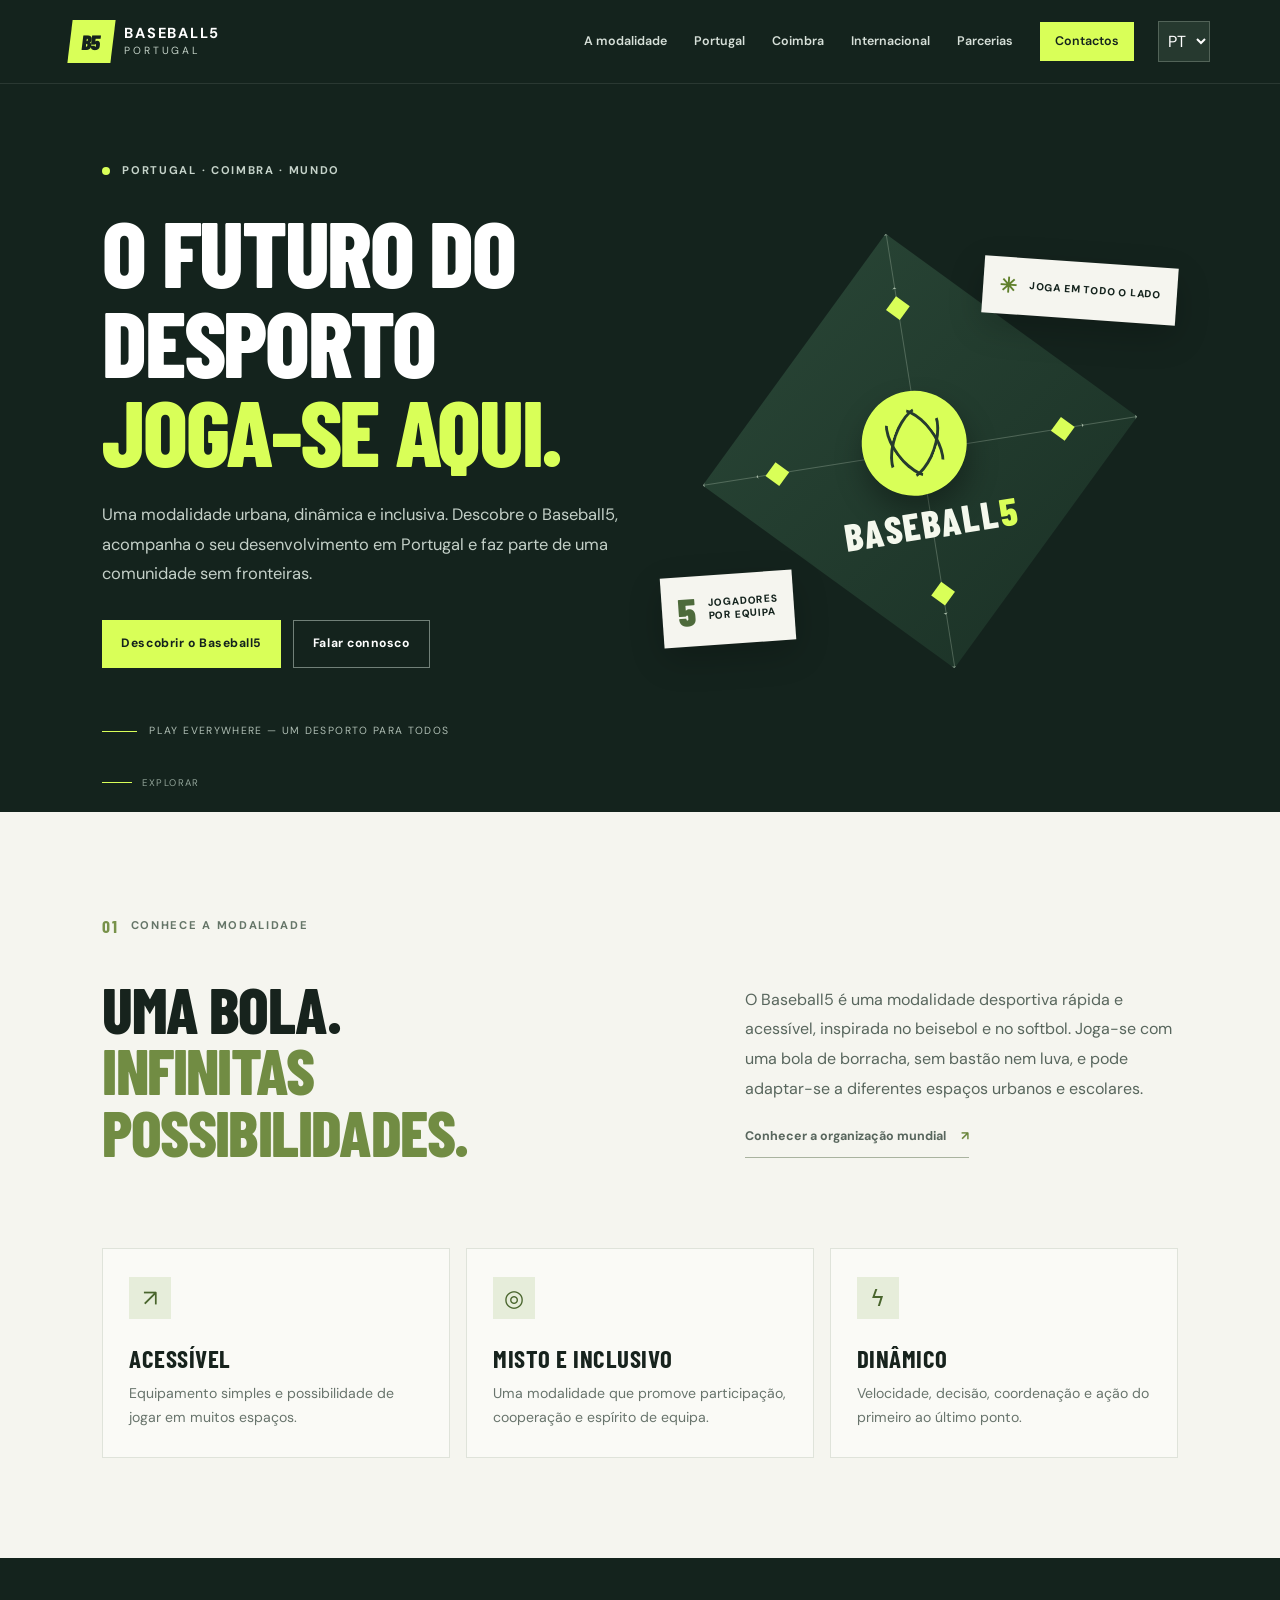
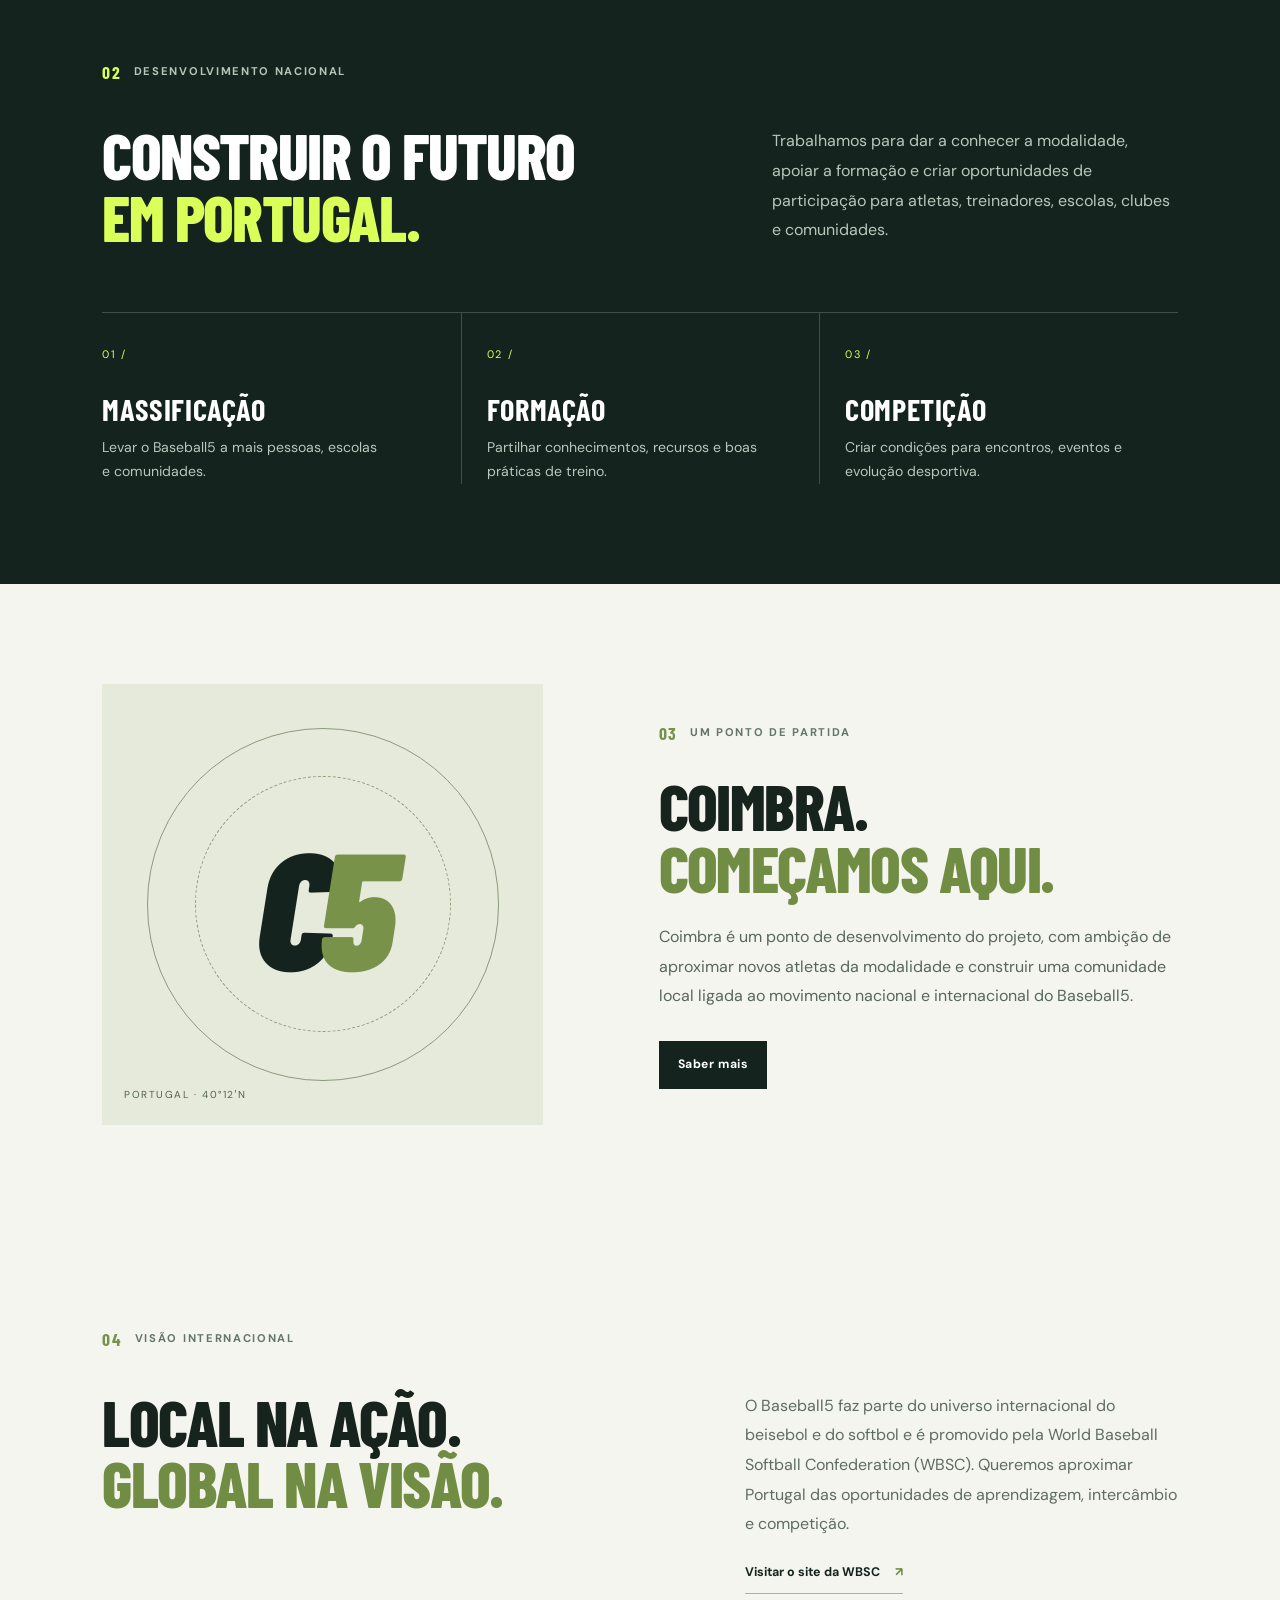
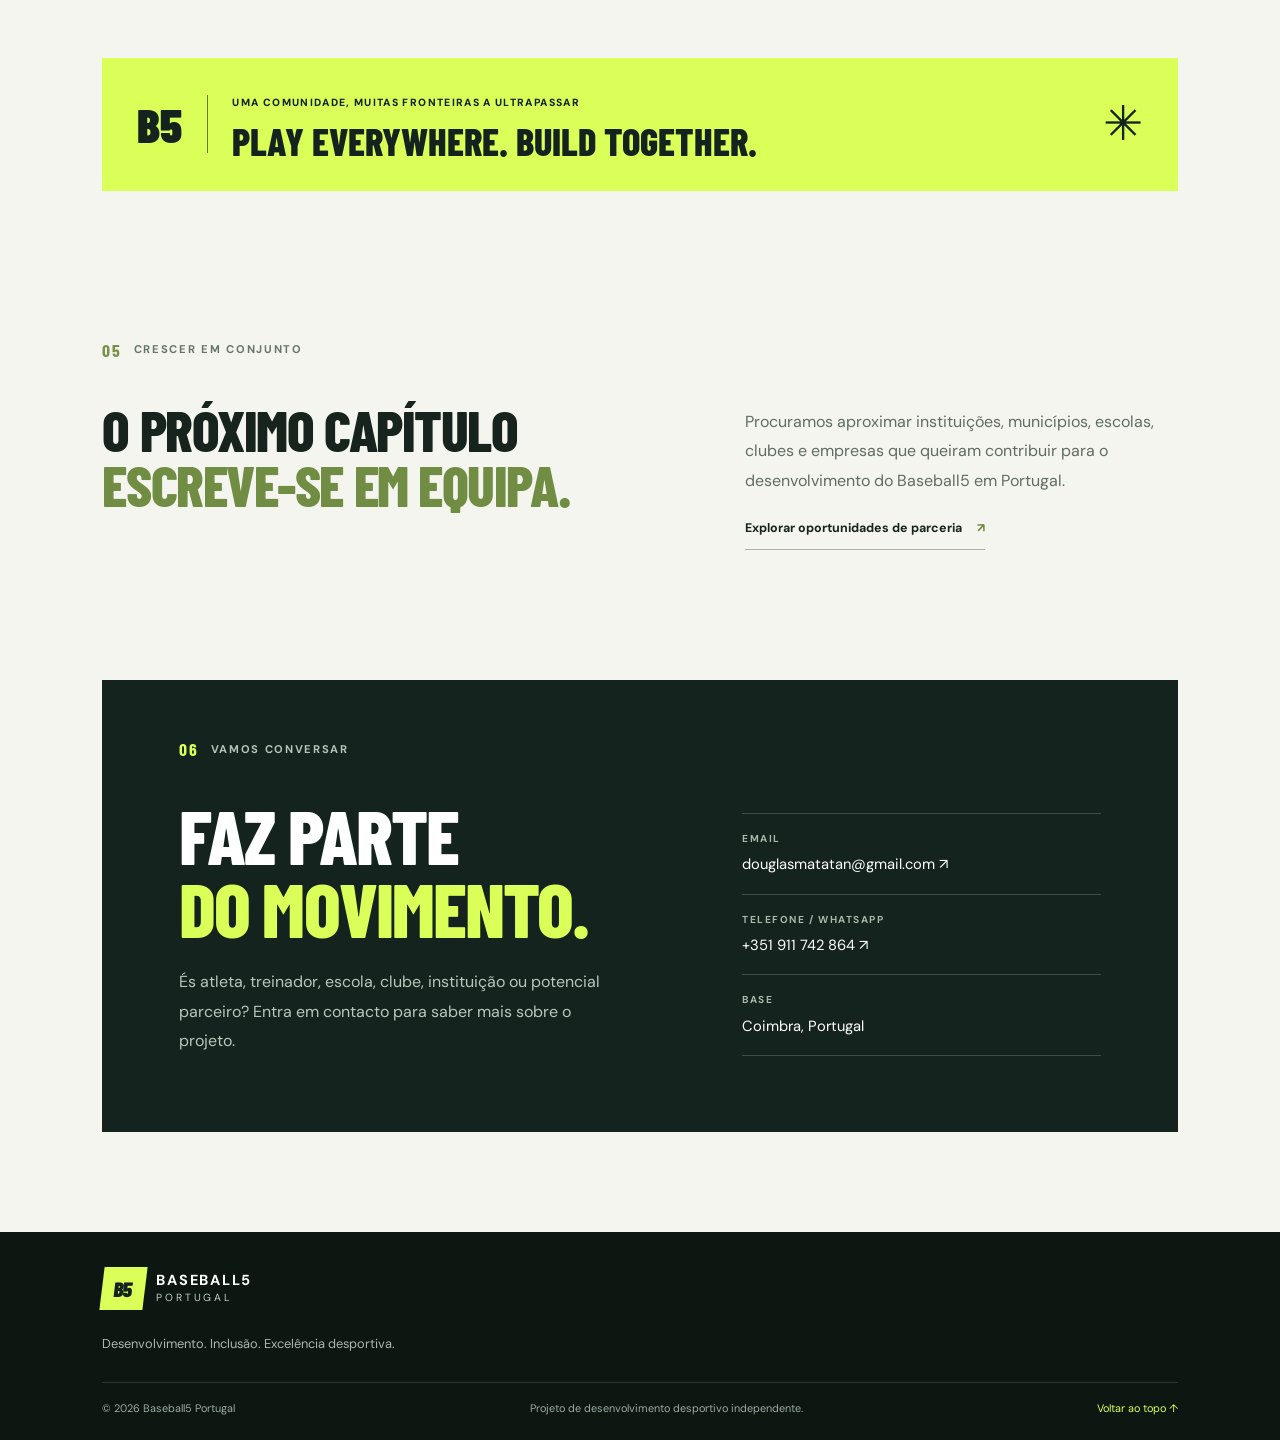
<file: index.html>
<!doctype html>
<html lang="pt-PT">
<head>
  <meta charset="utf-8">
  <meta name="viewport" content="width=device-width, initial-scale=1">
  <meta name="theme-color" content="#14231d">
  <meta name="description" content="Baseball5 Portugal — desenvolvimento, formação e expansão do Baseball5 em Portugal, com Coimbra como ponto de partida e uma visão internacional.">
  <title>Baseball5 Portugal — Play Everywhere</title>
  <link rel="icon" href="assets/favicon.svg" type="image/svg+xml">
  <link rel="stylesheet" href="styles.css">
</head>
<body>
  <a class="skip-link" href="#main" data-i18n="skip">Saltar para o conteúdo</a>
  <header class="site-header">
    <a class="brand" href="#home" aria-label="Baseball5 Portugal — início">
      <span class="brand-mark" aria-hidden="true">B5</span>
      <span class="brand-text"><strong>BASEBALL5</strong><small>PORTUGAL</small></span>
    </a>
    <button class="menu-toggle" id="menuToggle" aria-expanded="false" aria-controls="mainNav" aria-label="Abrir menu">☰</button>
    <nav class="main-nav" id="mainNav" aria-label="Navegação principal">
      <a href="#about" data-i18n="navAbout">A modalidade</a>
      <a href="#portugal" data-i18n="navPortugal">Portugal</a>
      <a href="#coimbra" data-i18n="navCoimbra">Coimbra</a>
      <a href="#international" data-i18n="navInternational">Internacional</a>
      <a href="#partners" data-i18n="navPartners">Parcerias</a>
      <a class="nav-contact" href="#contact" data-i18n="navContact">Contactos</a>
    </nav>
    <label class="language-picker">
      <span class="sr-only" data-i18n="languageLabel">Idioma</span>
      <select id="languageSelect" aria-label="Language">
        <option value="pt">PT</option><option value="es">ES</option><option value="en">EN</option>
      </select>
    </label>
  </header>

  <main id="main">
    <section class="hero" id="home">
      <div class="hero-shape shape-one"></div><div class="hero-shape shape-two"></div>
      <div class="hero-content">
        <p class="eyebrow"><span class="eyebrow-dot"></span><span data-i18n="heroEyebrow">PORTUGAL · COIMBRA · MUNDO</span></p>
        <h1 data-i18n="heroTitle">O futuro do desporto<br><em>joga-se aqui.</em></h1>
        <p class="hero-copy" data-i18n="heroCopy">Uma modalidade urbana, dinâmica e inclusiva. Descobre o Baseball5, acompanha o seu desenvolvimento em Portugal e faz parte de uma comunidade sem fronteiras.</p>
        <div class="hero-actions">
          <a class="button button-lime" href="#about" data-i18n="heroPrimary">Descobrir o Baseball5 <span>↗</span></a>
          <a class="button button-outline" href="#contact" data-i18n="heroSecondary">Falar connosco</a>
        </div>
        <div class="hero-note"><span class="note-line"></span><span data-i18n="heroNote">PLAY EVERYWHERE — UM DESPORTO PARA TODOS</span></div>
      </div>
      <div class="hero-art" aria-label="Ilustração gráfica inspirada num campo de Baseball5">
        <div class="court">
          <div class="court-inner"></div><div class="court-line line-a"></div><div class="court-line line-b"></div>
          <div class="base base-home"></div><div class="base base-left"></div><div class="base base-top"></div><div class="base base-right"></div>
          <div class="ball"><span></span></div>
          <div class="court-label">BASEBALL<span>5</span></div>
        </div>
        <div class="art-tag tag-top"><span class="tag-icon">✳</span><span data-i18n="artTagTop">JOGA EM TODO O LADO</span></div>
        <div class="art-tag tag-bottom"><strong>5</strong><span data-i18n="artTagBottom">JOGADORES<br>POR EQUIPA</span></div>
      </div>
      <a class="scroll-cue" href="#about"><span></span><span data-i18n="scroll">EXPLORAR</span></a>
    </section>

    <section class="intro section" id="about">
      <div class="section-kicker"><span>01</span><span data-i18n="aboutKicker">CONHECE A MODALIDADE</span></div>
      <div class="intro-grid">
        <div><h2 data-i18n="aboutTitle">Uma bola.<br><em>Infinitas possibilidades.</em></h2></div>
        <div class="intro-text">
          <p data-i18n="aboutText">O Baseball5 é uma modalidade desportiva rápida e acessível, inspirada no beisebol e no softbol. Joga-se com uma bola de borracha, sem bastão nem luva, e pode adaptar-se a diferentes espaços urbanos e escolares.</p>
          <a class="text-link" href="https://www.wbsc.org/" target="_blank" rel="noopener noreferrer"><span data-i18n="officialRules">Conhecer a organização mundial</span> <span>↗</span></a>
        </div>
      </div>
      <div class="feature-grid">
        <article class="feature-card"><div class="feature-icon">↗</div><h3 data-i18n="feature1Title">Acessível</h3><p data-i18n="feature1Text">Equipamento simples e possibilidade de jogar em muitos espaços.</p></article>
        <article class="feature-card"><div class="feature-icon">◎</div><h3 data-i18n="feature2Title">Misto e inclusivo</h3><p data-i18n="feature2Text">Uma modalidade que promove participação, cooperação e espírito de equipa.</p></article>
        <article class="feature-card"><div class="feature-icon">ϟ</div><h3 data-i18n="feature3Title">Dinâmico</h3><p data-i18n="feature3Text">Velocidade, decisão, coordenação e ação do primeiro ao último ponto.</p></article>
      </div>
    </section>

    <section class="dark-section section" id="portugal">
      <div class="section-kicker light"><span>02</span><span data-i18n="portugalKicker">DESENVOLVIMENTO NACIONAL</span></div>
      <div class="split-heading"><h2 data-i18n="portugalTitle">Construir o futuro<br><em>em Portugal.</em></h2><p data-i18n="portugalText">Trabalhamos para dar a conhecer a modalidade, apoiar a formação e criar oportunidades de participação para atletas, treinadores, escolas, clubes e comunidades.</p></div>
      <div class="pillars">
        <div class="pillar"><span class="pillar-number">01 /</span><h3 data-i18n="pillar1Title">Massificação</h3><p data-i18n="pillar1Text">Levar o Baseball5 a mais pessoas, escolas e comunidades.</p></div>
        <div class="pillar"><span class="pillar-number">02 /</span><h3 data-i18n="pillar2Title">Formação</h3><p data-i18n="pillar2Text">Partilhar conhecimentos, recursos e boas práticas de treino.</p></div>
        <div class="pillar"><span class="pillar-number">03 /</span><h3 data-i18n="pillar3Title">Competição</h3><p data-i18n="pillar3Text">Criar condições para encontros, eventos e evolução desportiva.</p></div>
      </div>
    </section>

    <section class="coimbra-section section" id="coimbra">
      <div class="coimbra-graphic" aria-hidden="true"><div class="coimbra-ring ring-one"></div><div class="coimbra-ring ring-two"></div><div class="coimbra-cross">C<span>5</span></div><div class="coimbra-caption">PORTUGAL · 40°12′N</div></div>
      <div class="coimbra-copy"><div class="section-kicker"><span>03</span><span data-i18n="coimbraKicker">UM PONTO DE PARTIDA</span></div><h2 data-i18n="coimbraTitle">Coimbra.<br><em>Começamos aqui.</em></h2><p data-i18n="coimbraText">Coimbra é um ponto de desenvolvimento do projeto, com ambição de aproximar novos atletas da modalidade e construir uma comunidade local ligada ao movimento nacional e internacional do Baseball5.</p><a class="button button-dark" href="#contact" data-i18n="coimbraButton">Saber mais <span>↗</span></a></div>
    </section>

    <section class="international-section section" id="international">
      <div class="section-kicker"><span>04</span><span data-i18n="internationalKicker">VISÃO INTERNACIONAL</span></div>
      <div class="international-grid"><div><h2 data-i18n="internationalTitle">Local na ação.<br><em>Global na visão.</em></h2></div><div><p data-i18n="internationalText">O Baseball5 faz parte do universo internacional do beisebol e do softbol e é promovido pela World Baseball Softball Confederation (WBSC). Queremos aproximar Portugal das oportunidades de aprendizagem, intercâmbio e competição.</p><a class="text-link" href="https://www.wbsc.org/" target="_blank" rel="noopener noreferrer"><span data-i18n="wbscLink">Visitar o site da WBSC</span> <span>↗</span></a></div></div>
      <div class="international-banner"><div class="banner-mark">B5</div><div><span data-i18n="bannerEyebrow">UMA COMUNIDADE, MUITAS FRONTEIRAS A ULTRAPASSAR</span><h3 data-i18n="bannerTitle">Play everywhere. Build together.</h3></div><div class="banner-star">✳</div></div>
    </section>

    <section class="partners-section section" id="partners">
      <div class="section-kicker"><span>05</span><span data-i18n="partnersKicker">CRESCER EM CONJUNTO</span></div>
      <div class="partners-grid"><h2 data-i18n="partnersTitle">O próximo capítulo<br><em>escreve-se em equipa.</em></h2><div><p data-i18n="partnersText">Procuramos aproximar instituições, municípios, escolas, clubes e empresas que queiram contribuir para o desenvolvimento do Baseball5 em Portugal.</p><a class="text-link" href="#contact"><span data-i18n="partnersLink">Explorar oportunidades de parceria</span> <span>↗</span></a></div></div>
    </section>

    <section class="contact-section section" id="contact">
      <div class="contact-panel"><div class="section-kicker light"><span>06</span><span data-i18n="contactKicker">VAMOS CONVERSAR</span></div><div class="contact-grid"><div><h2 data-i18n="contactTitle">Faz parte<br><em>do movimento.</em></h2><p data-i18n="contactText">És atleta, treinador, escola, clube, instituição ou potencial parceiro? Entra em contacto para saber mais sobre o projeto.</p></div><div class="contact-details"><div class="contact-row"><span data-i18n="emailLabel">EMAIL</span><a href="mailto:douglasmatatan@gmail.com">douglasmatatan@gmail.com ↗</a></div><div class="contact-row"><span data-i18n="phoneLabel">TELEFONE / WHATSAPP</span><a href="https://wa.me/351911742864" target="_blank" rel="noopener noreferrer">+351 911 742 864 ↗</a></div><div class="contact-row"><span data-i18n="locationLabel">BASE</span><span data-i18n="locationValue">Coimbra, Portugal</span></div></div></div></div>
    </section>
  </main>
  <footer class="site-footer"><a class="brand footer-brand" href="#home"><span class="brand-mark">B5</span><span class="brand-text"><strong>BASEBALL5</strong><small>PORTUGAL</small></span></a><p data-i18n="footerText">Desenvolvimento. Inclusão. Excelência desportiva.</p><div class="footer-bottom"><span>© <span id="year"></span> Baseball5 Portugal</span><span data-i18n="footerNote">Projeto de desenvolvimento desportivo independente.</span><a href="#home" data-i18n="backTop">Voltar ao topo ↑</a></div></footer>
  <script src="script.js"></script>
</body>
</html>
</file>
<file: styles.css>
@import url('https://fonts.googleapis.com/css2?family=Barlow+Condensed:wght@500;600;700;800;900&family=DM+Sans:wght@400;500;600;700&display=swap');
:root{--forest:#14231d;--forest-2:#20362c;--lime:#d9ff58;--paper:#f5f5ef;--ink:#17231d;--muted:#65716a;--line:#dfe3da;--white:#fff;--display:'Barlow Condensed',Impact,sans-serif;--body:'DM Sans',Arial,sans-serif}
*{box-sizing:border-box}html{scroll-behavior:smooth;scroll-padding-top:90px}body{margin:0;background:var(--paper);color:var(--ink);font-family:var(--body);line-height:1.6}a{color:inherit;text-decoration:none}button,select{font:inherit}.sr-only{position:absolute;width:1px;height:1px;padding:0;margin:-1px;overflow:hidden;clip:rect(0,0,0,0);white-space:nowrap;border:0}.skip-link{position:absolute;left:1rem;top:-5rem;background:var(--lime);padding:.8rem;z-index:100}.skip-link:focus{top:1rem}.site-header{height:84px;padding:0 5.5vw;display:flex;align-items:center;gap:24px;background:var(--forest);color:white;position:sticky;top:0;z-index:50;border-bottom:1px solid #ffffff18}.brand{display:flex;align-items:center;gap:11px;flex-shrink:0}.brand-mark{width:43px;height:43px;display:grid;place-items:center;background:var(--lime);color:var(--forest);font:900 1.3rem var(--display);letter-spacing:-1px;transform:skew(-7deg)}.brand-text{display:flex;flex-direction:column;line-height:1.05;letter-spacing:.11em}.brand-text strong{font-size:.91rem}.brand-text small{font-size:.65rem;letter-spacing:.27em;margin-top:5px;color:#c2d0c6}.main-nav{display:flex;align-items:center;gap:clamp(12px,2.1vw,32px);margin-left:auto}.main-nav a{font-size:.78rem;font-weight:600;color:#d7e0d9;white-space:nowrap;transition:color .2s}.main-nav a:hover{color:var(--lime)}.main-nav .nav-contact{background:var(--lime);color:var(--forest);padding:10px 15px}.language-picker select{background:#26392f;border:1px solid #526358;color:white;padding:8px 5px;border-radius:0;cursor:pointer}.menu-toggle{display:none;background:none;border:1px solid #718075;color:white;padding:7px 10px;font-size:1.2rem}.hero{min-height:670px;background:var(--forest);color:white;padding:78px 8vw 72px;display:grid;grid-template-columns:1.04fr .96fr;align-items:center;position:relative;overflow:hidden}.hero-content{position:relative;z-index:2;max-width:650px}.eyebrow,.section-kicker{display:flex;align-items:center;gap:12px;font-size:.7rem;font-weight:700;letter-spacing:.15em}.eyebrow{color:#c6d3ca}.eyebrow-dot{width:8px;height:8px;border-radius:50%;background:var(--lime)}h1,h2,h3,p{margin-top:0}h1,h2{font-family:var(--display);font-weight:800;text-transform:uppercase;letter-spacing:-.025em;line-height:.96}h1{font-size:clamp(4rem,7.3vw,7.6rem);margin:27px 0 24px}h1 em,h2 em{font-style:normal;color:var(--lime)}.hero-copy{max-width:520px;color:#c4d0c8;font-size:1.03rem;line-height:1.8}.hero-actions{display:flex;flex-wrap:wrap;gap:12px;margin-top:31px}.button{min-height:48px;padding:13px 19px;display:inline-flex;align-items:center;justify-content:center;gap:25px;font-size:.76rem;font-weight:700;letter-spacing:.045em;transition:transform .2s,background .2s}.button:hover{transform:translateY(-2px)}.button-lime{background:var(--lime);color:var(--forest)}.button-outline{border:1px solid #718078;color:white}.button-dark{background:var(--forest);color:white;margin-top:14px}.hero-note{display:flex;align-items:center;gap:12px;margin-top:55px;color:#aebdb3;font-size:.65rem;letter-spacing:.13em}.note-line{width:35px;height:1px;background:var(--lime)}.hero-art{min-height:460px;position:relative;display:grid;place-items:center}.court{width:min(39vw,440px);aspect-ratio:1;position:relative;transform:rotate(-9deg);border:2px solid #7e9584;background:linear-gradient(145deg,#2a4737,#1a3025);clip-path:polygon(50% 0,100% 50%,50% 100%,0 50%);box-shadow:0 25px 80px #0004}.court-inner{position:absolute;inset:12%;border:2px solid #a5b8a5;clip-path:polygon(50% 0,100% 50%,50% 100%,0 50%)}.court-line{position:absolute;left:50%;top:0;height:100%;width:1px;background:#aec0af55}.line-b{transform:rotate(90deg)}.base{position:absolute;width:17px;height:17px;background:var(--lime);transform:rotate(45deg)}.base-home{left:calc(50% - 8px);bottom:15%}.base-left{left:15%;top:calc(50% - 8px)}.base-top{left:calc(50% - 8px);top:15%}.base-right{right:15%;top:calc(50% - 8px)}.ball{position:absolute;width:105px;height:105px;border-radius:50%;background:var(--lime);top:36%;left:37%;box-shadow:0 16px 30px #0005;display:grid;place-items:center}.ball:before,.ball:after{content:"";position:absolute;width:38px;height:74px;border:3px solid #263b2e;border-top-color:transparent;border-bottom-color:transparent;border-radius:50%;transform:rotate(28deg)}.ball:after{transform:rotate(-28deg)}.court-label{position:absolute;bottom:28%;left:0;right:0;text-align:center;color:#f4f8ed;font:800 clamp(1.5rem,3vw,2.5rem) var(--display);letter-spacing:.05em;transform:rotate(0)}.court-label span{color:var(--lime)}.art-tag{position:absolute;z-index:2;display:flex;align-items:center;gap:11px;background:#f5f5ef;color:var(--forest);padding:12px 16px;font-size:.64rem;font-weight:800;letter-spacing:.08em;box-shadow:0 12px 35px #0003}.tag-top{top:9%;right:0;transform:rotate(4deg)}.tag-icon{font-size:1.3rem;color:#60802b}.tag-bottom{bottom:8%;left:0;transform:rotate(-4deg)}.tag-bottom strong{font:900 2.4rem var(--display);color:#4d6a3b}.tag-bottom span{line-height:1.25}.scroll-cue{position:absolute;bottom:21px;left:8vw;display:flex;align-items:center;gap:10px;color:#91a398;font-size:.6rem;letter-spacing:.15em}.scroll-cue span:first-child{height:1px;width:30px;background:var(--lime)}.section{padding:100px 8vw}.section-kicker{color:#657568;margin-bottom:38px}.section-kicker>span:first-child{color:#78924a;font-family:var(--display);font-size:1.1rem}.intro-grid{display:grid;grid-template-columns:1fr .8fr;gap:8vw;align-items:start}.section h2{font-size:clamp(3rem,5vw,5.5rem);margin-bottom:22px}.intro h2 em,.coimbra-copy h2 em,.international-section h2 em,.partners-section h2 em{color:#718c43}.intro-text{padding-top:7px;color:#58665d;max-width:540px}.intro-text p,.split-heading>p,.coimbra-copy>p,.international-grid p,.partners-grid p,.contact-grid p{font-size:1rem;line-height:1.85}.text-link{display:inline-flex;align-items:center;gap:15px;font-size:.78rem;font-weight:700;border-bottom:1px solid #a9b39f;padding:8px 0 10px}.text-link span:last-child{color:#6c873e}.feature-grid{display:grid;grid-template-columns:repeat(3,1fr);gap:16px;margin-top:64px}.feature-card{padding:28px 26px 25px;border:1px solid var(--line);min-height:210px;background:#fafaf6}.feature-icon{width:42px;height:42px;display:grid;place-items:center;background:#e6edda;color:#49652d;font-size:1.45rem;margin-bottom:24px}.feature-card h3,.pillar h3{font:700 1.55rem var(--display);text-transform:uppercase;letter-spacing:.02em;margin-bottom:9px}.feature-card p,.pillar p{font-size:.88rem;color:#68746c;line-height:1.7;margin-bottom:0}.dark-section{background:var(--forest);color:white}.section-kicker.light{color:#b5c5b9}.section-kicker.light>span:first-child{color:var(--lime)}.split-heading{display:grid;grid-template-columns:1.05fr .75fr;gap:8vw;align-items:center}.split-heading h2{margin:0}.split-heading>p{color:#b8c8bd;margin:0}.pillars{display:grid;grid-template-columns:repeat(3,1fr);border-top:1px solid #ffffff32;margin-top:65px}.pillar{padding:27px 25px 0 0}.pillar+.pillar{border-left:1px solid #ffffff32;padding-left:25px}.pillar-number{font-size:.68rem;letter-spacing:.15em;color:var(--lime)}.pillar h3{font-size:1.9rem;margin-top:25px}.pillar p{color:#b8c8bd;max-width:280px}.coimbra-section{display:grid;grid-template-columns:.85fr 1fr;gap:9vw;align-items:center}.coimbra-graphic{aspect-ratio:1;max-width:470px;width:100%;background:#e5eadb;position:relative;overflow:hidden;display:grid;place-items:center}.coimbra-ring{position:absolute;border:1px solid #8a9b7a;border-radius:50%;width:80%;aspect-ratio:1}.ring-two{width:58%;border-style:dashed}.coimbra-cross{font:900 clamp(6rem,13vw,12rem)/.8 var(--display);letter-spacing:-.1em;color:var(--forest);transform:skew(-9deg);z-index:1}.coimbra-cross span{color:#78924a}.coimbra-caption{position:absolute;bottom:22px;left:22px;font-size:.63rem;letter-spacing:.15em;color:#52634d}.coimbra-copy .section-kicker{margin-bottom:28px}.coimbra-copy h2{margin-bottom:24px}.coimbra-copy>p{max-width:550px;color:#58665d}.international-section{padding-bottom:80px}.international-grid,.partners-grid{display:grid;grid-template-columns:1fr .8fr;gap:8vw}.international-grid p,.partners-grid p{color:#5f6c63}.international-banner{margin-top:64px;background:var(--lime);padding:28px 35px;display:flex;align-items:center;gap:24px;color:var(--forest)}.banner-mark{font:900 3rem var(--display);border-right:1px solid #657b35;padding-right:25px}.international-banner>div:nth-child(2){flex:1}.international-banner span{font-size:.65rem;font-weight:800;letter-spacing:.13em}.international-banner h3{font:800 clamp(1.7rem,3vw,2.8rem)/1 var(--display);text-transform:uppercase;margin:8px 0 0}.banner-star{font-size:3rem}.partners-section{padding-top:65px}.partners-grid h2{font-size:clamp(2.7rem,4.5vw,4.6rem)}.partners-grid>div{padding-top:5px}.contact-section{padding-top:30px}.contact-panel{background:var(--forest);color:white;padding:55px 6vw 60px}.contact-panel .section-kicker{margin-bottom:34px}.contact-grid{display:grid;grid-template-columns:1fr .8fr;gap:9vw}.contact-grid h2{font-size:clamp(3.4rem,6vw,6rem);margin-bottom:22px}.contact-grid h2 em{color:var(--lime)}.contact-grid p{max-width:470px;color:#b8c8bd}.contact-details{border-top:1px solid #ffffff30;align-self:center}.contact-row{display:flex;flex-direction:column;gap:6px;padding:17px 0;border-bottom:1px solid #ffffff30}.contact-row>span:first-child{font-size:.63rem;letter-spacing:.15em;color:#a8b8ad;font-weight:700}.contact-row a,.contact-row>span:last-child{font-size:.92rem;color:white;overflow-wrap:anywhere}.contact-row a:hover{color:var(--lime)}.site-footer{background:#0c1712;color:white;padding:35px 8vw 22px}.footer-brand{margin-bottom:24px}.site-footer>p{font-size:.8rem;color:#aab9af}.footer-bottom{border-top:1px solid #ffffff22;padding-top:17px;margin-top:28px;display:flex;justify-content:space-between;gap:18px;flex-wrap:wrap;color:#9bac9f;font-size:.68rem}.footer-bottom a{color:var(--lime)}@media(max-width:1050px){.site-header{padding:0 4vw;gap:14px}.main-nav{gap:13px}.main-nav a{font-size:.72rem}.hero{padding-left:6vw;padding-right:6vw}.hero-art{transform:scale(.92)}.section{padding-left:6vw;padding-right:6vw}.contact-section{padding-left:4vw;padding-right:4vw}}@media(max-width:820px){.site-header{height:72px}.menu-toggle{display:block;margin-left:auto;order:2}.language-picker{order:3}.main-nav{display:none;position:absolute;top:72px;left:0;right:0;background:var(--forest);padding:15px 6vw 22px;flex-direction:column;align-items:stretch;gap:0;border-top:1px solid #ffffff20}.main-nav.open{display:flex}.main-nav a{padding:13px 0;font-size:.9rem;border-bottom:1px solid #ffffff18}.main-nav .nav-contact{margin-top:12px;text-align:center;border:0}.hero{grid-template-columns:1fr;padding:65px 7vw 80px;gap:12px}.hero-content{max-width:700px}.hero-art{min-height:390px;margin-top:5px;transform:none}.court{width:min(72vw,390px)}.tag-top{right:3%}.tag-bottom{left:3%}.scroll-cue{left:7vw}.intro-grid,.split-heading,.international-grid,.partners-grid,.contact-grid{grid-template-columns:1fr;gap:20px}.intro-grid{gap:10px}.intro-text{max-width:680px}.feature-grid{margin-top:40px}.coimbra-section{grid-template-columns:.8fr 1fr;gap:5vw}.coimbra-graphic{align-self:start}.pillars{margin-top:45px}.contact-grid{gap:15px}.contact-details{margin-top:10px}.contact-panel{padding:42px 6vw}.section{padding-top:75px;padding-bottom:75px}}@media(max-width:560px){.brand-mark{width:38px;height:38px}.brand-text strong{font-size:.8rem}.brand-text small{font-size:.59rem}.site-header{padding:0 4vw;gap:10px}.hero{min-height:0;padding-top:52px;padding-bottom:75px}h1{font-size:clamp(3.5rem,16vw,5.2rem)}.hero-copy{font-size:.94rem}.hero-actions{align-items:stretch;flex-direction:column;max-width:330px}.hero-actions .button{justify-content:space-between}.hero-note{margin-top:34px;font-size:.57rem}.hero-art{min-height:310px}.court{width:78vw}.ball{width:78px;height:78px}.ball:before,.ball:after{height:56px;width:29px}.art-tag{font-size:.54rem;padding:9px 11px}.tag-bottom strong{font-size:1.9rem}.section{padding:63px 6vw}.section-kicker{font-size:.62rem;margin-bottom:27px}.section h2{font-size:clamp(2.9rem,13vw,4.2rem)}.feature-grid{grid-template-columns:1fr;gap:10px;margin-top:32px}.feature-card{min-height:0;padding:23px}.feature-icon{margin-bottom:16px}.split-heading{gap:16px}.pillars{grid-template-columns:1fr;margin-top:35px}.pillar,.pillar+.pillar{padding:22px 0;border-left:0;border-bottom:1px solid #ffffff32}.pillar h3{margin-top:14px;margin-bottom:5px}.coimbra-section{grid-template-columns:1fr;gap:35px}.coimbra-graphic{max-width:100%;width:100%;aspect-ratio:1.05}.coimbra-cross{font-size:clamp(8rem,35vw,12rem)}.international-banner{padding:22px 18px;gap:13px;align-items:flex-start}.banner-mark{font-size:2.3rem;padding-right:14px}.international-banner span{font-size:.55rem}.international-banner h3{font-size:1.7rem;line-height:1.1}.banner-star{font-size:1.8rem}.partners-section{padding-top:55px}.contact-section{padding:10px 4vw 55px}.contact-panel{padding:32px 6vw}.contact-grid h2{font-size:clamp(3.3rem,14vw,4.5rem)}.footer-bottom{flex-direction:column;gap:10px}.site-footer{padding:30px 6vw 20px}}
@media(prefers-reduced-motion:reduce){html{scroll-behavior:auto}*,*::before,*::after{transition:none!important;animation:none!important}}
</file>
